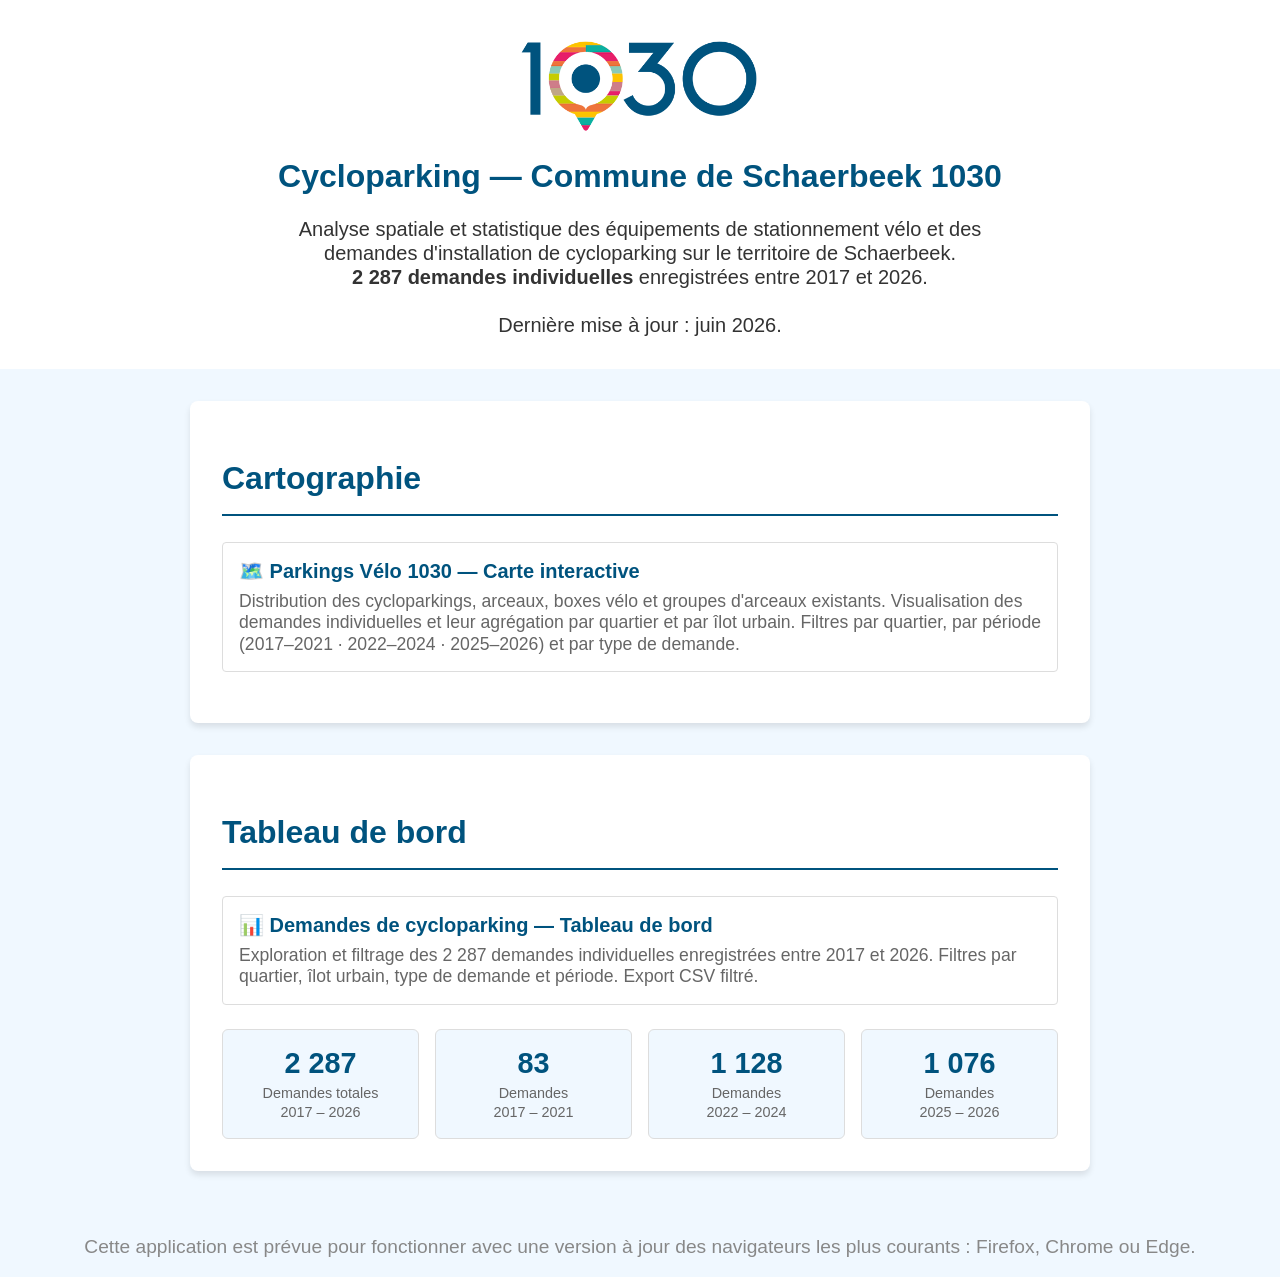
<file: index.html>
<!DOCTYPE html>
<html lang="fr">
<head>
    <meta charset="utf-8">
    <meta http-equiv="X-UA-Compatible" content="IE=edge">
    <title>DSD-Cycloparking1030</title>
    <link rel="shortcut icon" href="css/images/logo1030GeoData.ico" type="image/x-icon">
    <link rel="stylesheet" href="css/style.css">
</head>

<body class="root">
    <header class="page-header">
        <div class="logo-container">
            <img src="css/images/schaerbeek1030_logo.png" alt="Commune de Schaerbeek">
        </div>
        <h1>Cycloparking — Commune de Schaerbeek 1030</h1>
        <p class="introduction">
            Analyse spatiale et statistique des équipements de stationnement vélo
            et des demandes d'installation de cycloparking sur le territoire de Schaerbeek.
            <br><strong>2 287 demandes individuelles</strong> enregistrées entre 2017 et 2026.<br><br>
            Dernière mise à jour : juin 2026.
        </p>
    </header>

    <main class="main-content">

        <section class="link-section">
            <h2>Cartographie</h2>
            <ul class="link-list">
                <li>
                    <a href="indexFR.html">
                        <span class="link-title">🗺️ Parkings Vélo 1030 — Carte interactive</span>
                        <span class="link-description">
                            Distribution des cycloparkings, arceaux, boxes vélo et groupes d'arceaux existants.
                            Visualisation des demandes individuelles et leur agrégation par quartier et par îlot urbain.
                            Filtres par quartier, par période (2017–2021 · 2022–2024 · 2025–2026) et par type de demande.
                        </span>
                    </a>
                </li>
            </ul>
        </section>

        <section class="link-section">
            <h2>Tableau de bord</h2>
            <ul class="link-list">
                <li>
                    <a href="cycloparkin1030_demandes.html">
                        <span class="link-title">📊 Demandes de cycloparking — Tableau de bord</span>
                        <span class="link-description">
                            Exploration et filtrage des 2 287 demandes individuelles enregistrées entre 2017 et 2026.
                            Filtres par quartier, îlot urbain, type de demande et période. Export CSV filtré.
                        </span>
                    </a>
                </li>
            </ul>

            <div class="stats-grid">
                <div class="stat-card">
                    <span class="stat-value">2 287</span>
                    <span class="stat-label">Demandes totales<br>2017 – 2026</span>
                </div>
                <div class="stat-card">
                    <span class="stat-value">83</span>
                    <span class="stat-label">Demandes<br>2017 – 2021</span>
                </div>
                <div class="stat-card">
                    <span class="stat-value">1 128</span>
                    <span class="stat-label">Demandes<br>2022 – 2024</span>
                </div>
                <div class="stat-card">
                    <span class="stat-value">1 076</span>
                    <span class="stat-label">Demandes<br>2025 – 2026</span>
                </div>
            </div>
        </section>

    </main>

    <footer class="page-footer">
        <p>
            Cette application est prévue pour fonctionner avec une version à jour
            des navigateurs les plus courants : Firefox, Chrome ou Edge.
        </p>
    </footer>
</body>
</html>
</file>
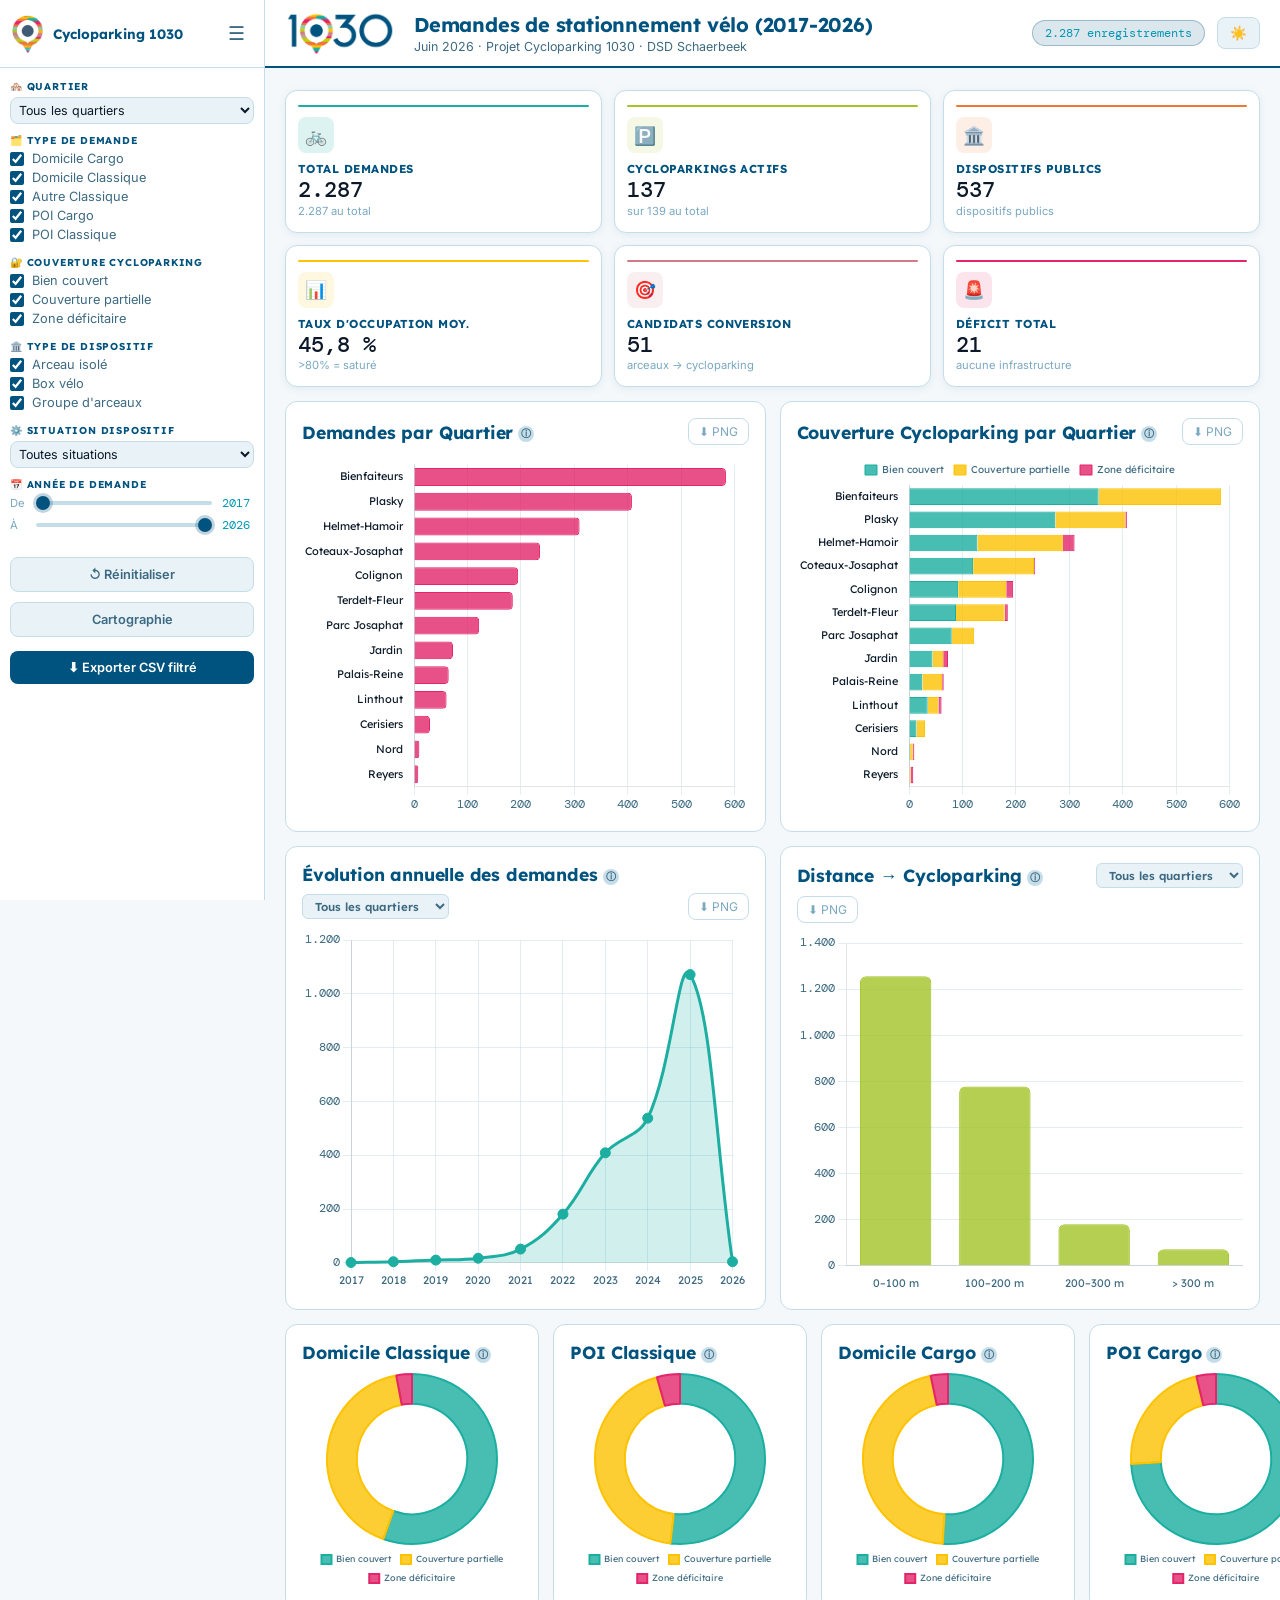
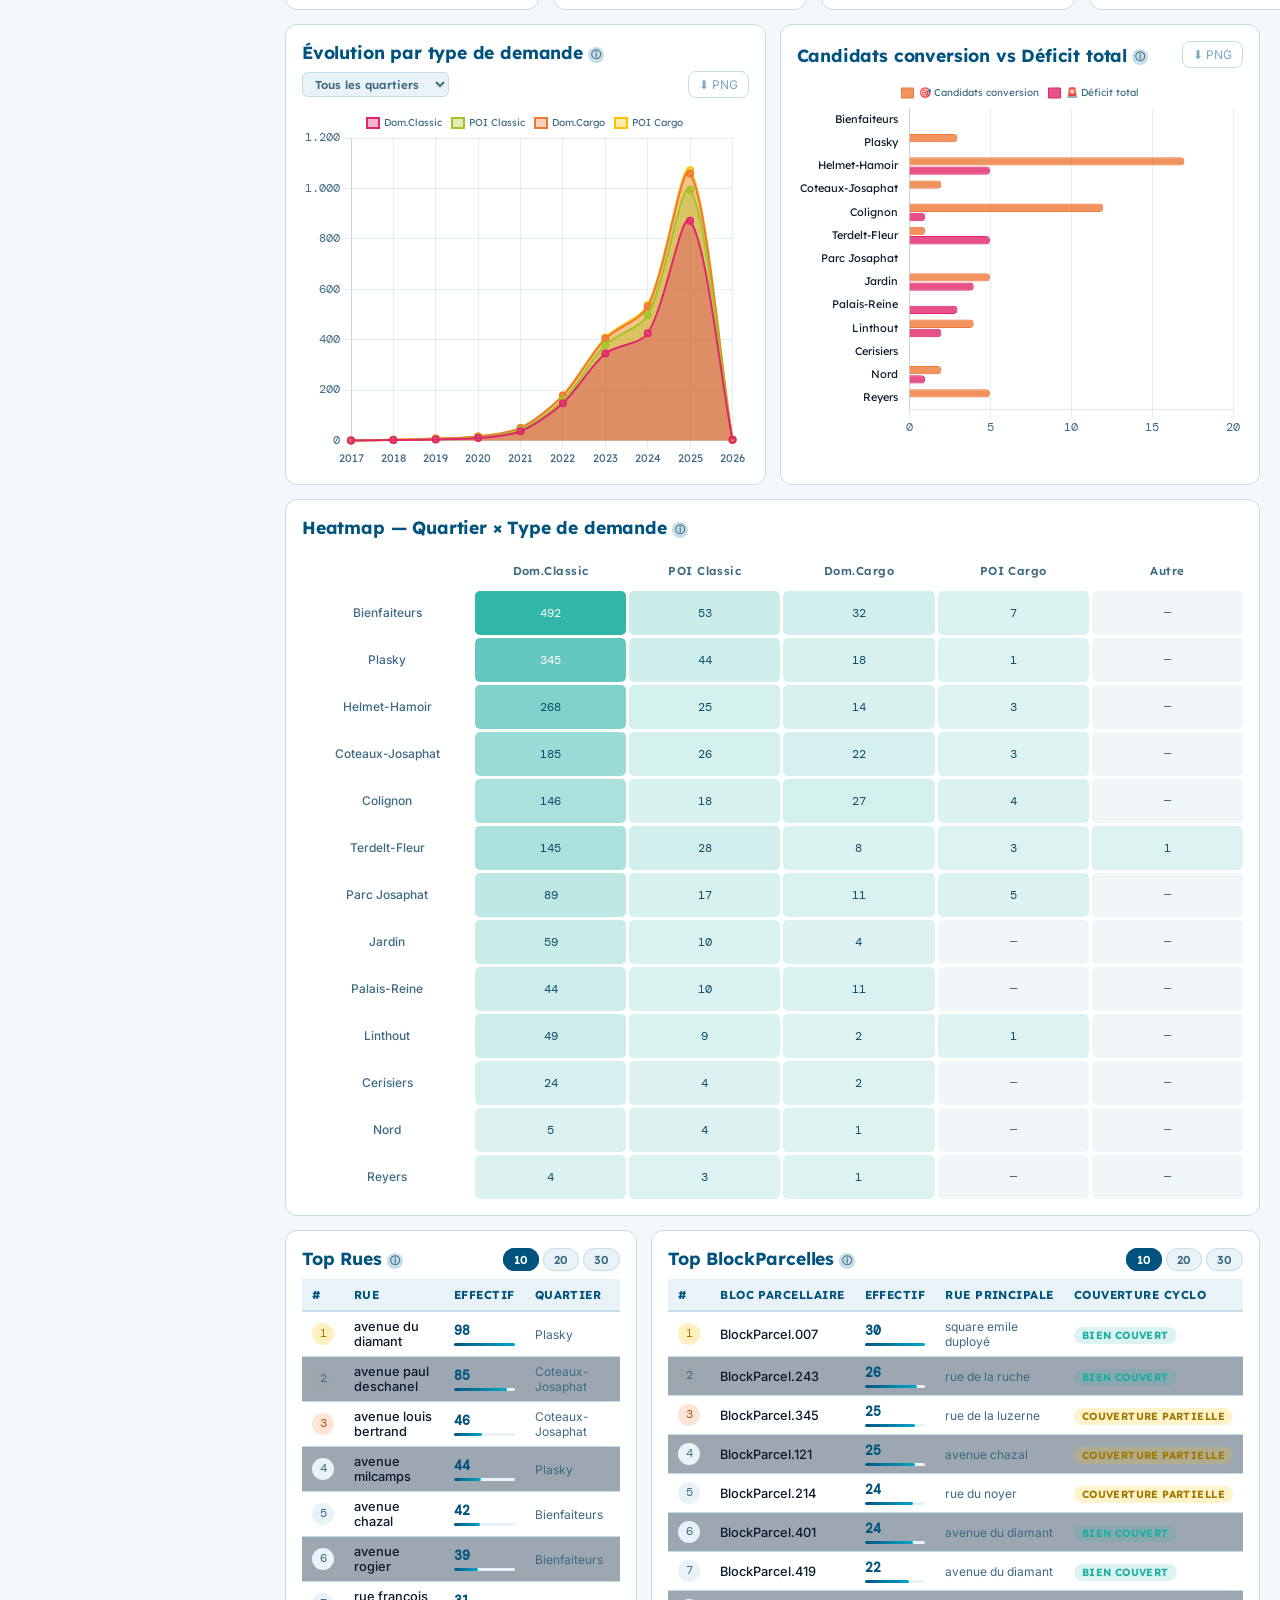
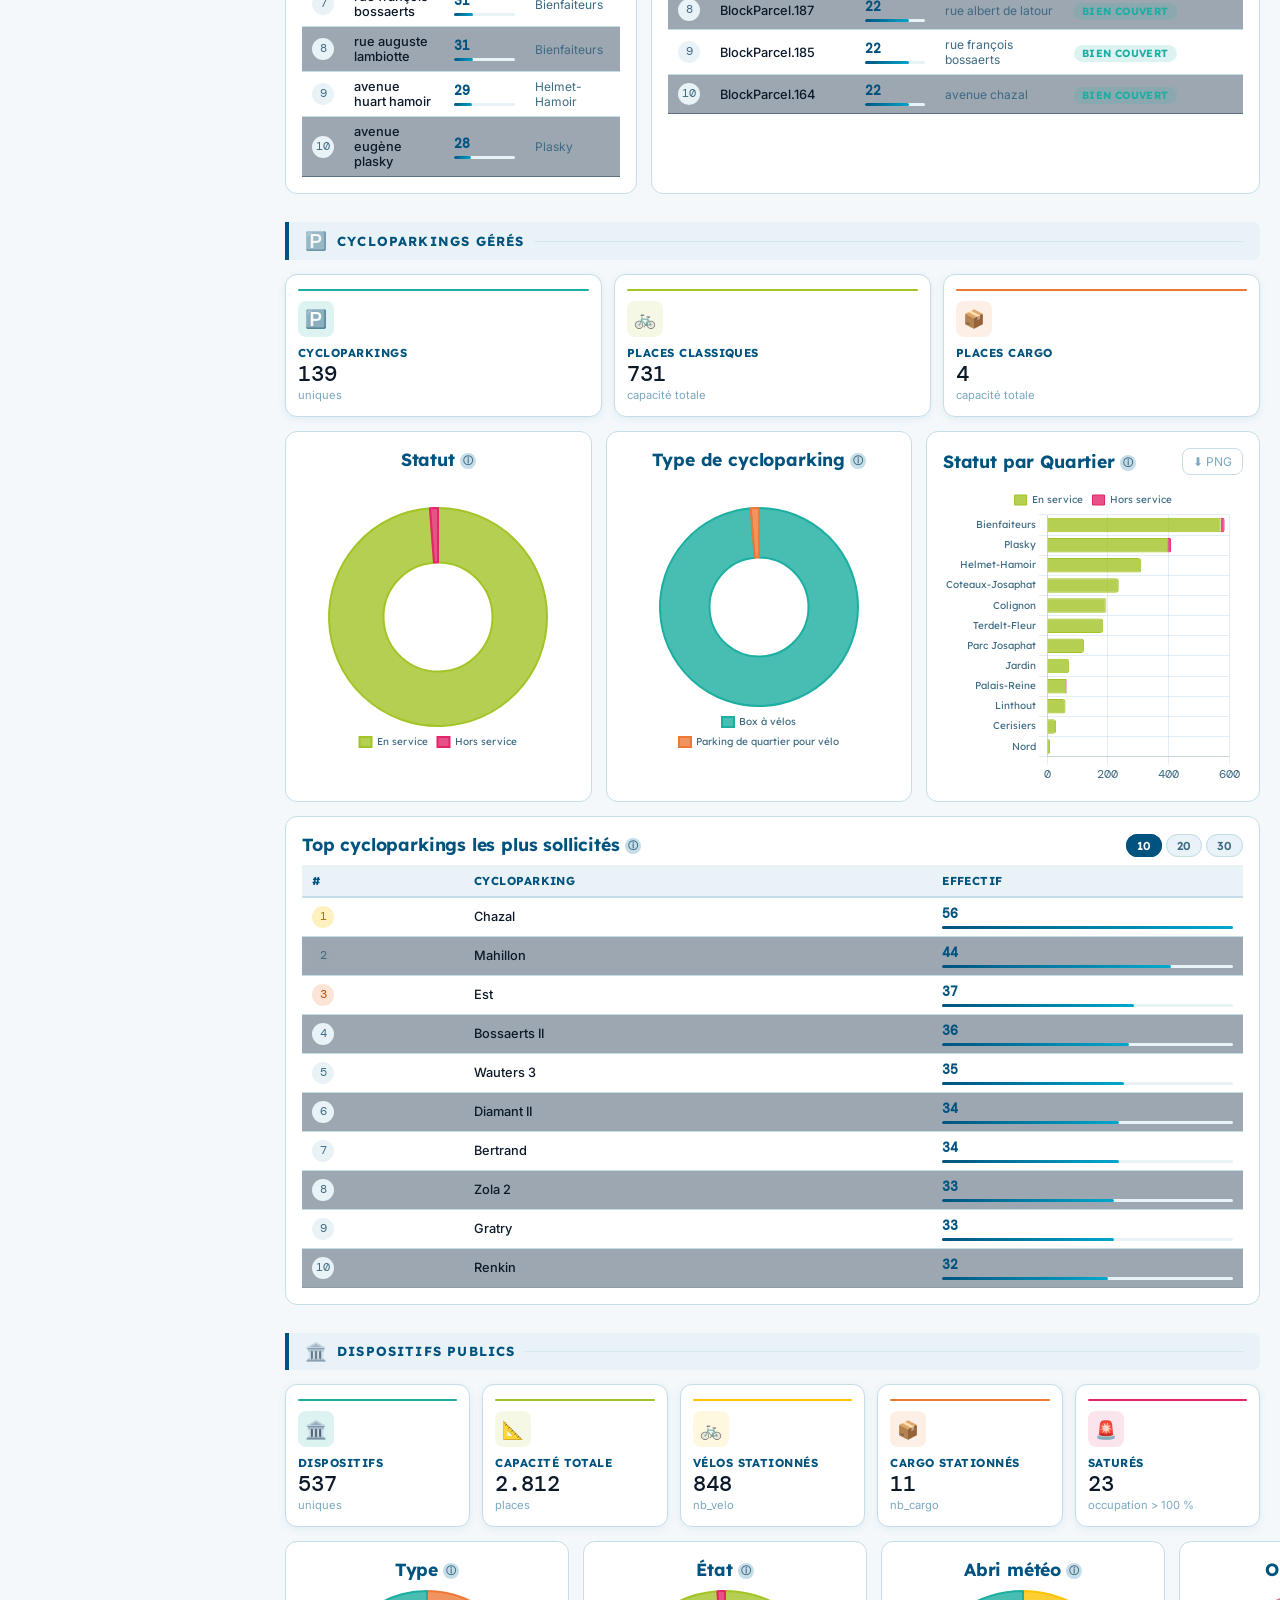
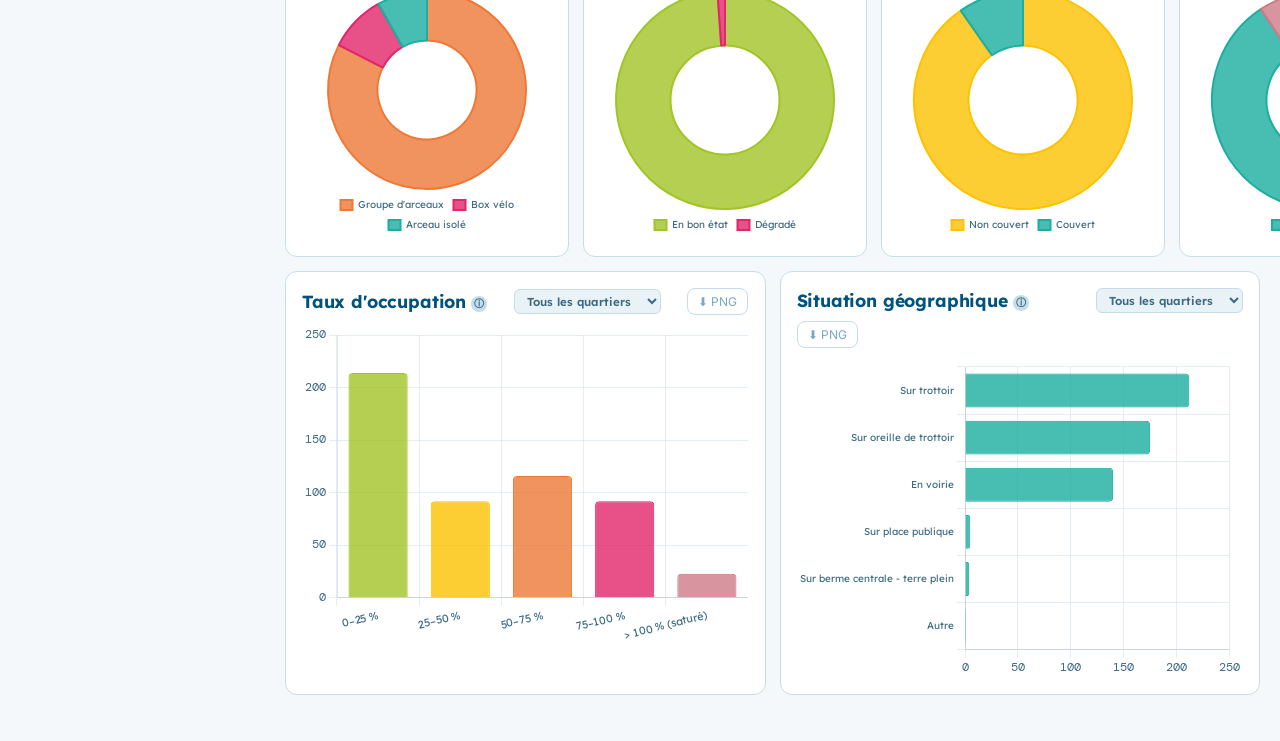
<file: cycloparkin1030_demandes.html>
<!DOCTYPE html>
<html lang="fr">
<head>
<meta charset="UTF-8">
<meta name="viewport" content="width=device-width,initial-scale=1">
<title>Demandes Cycloparking — Dashboard GIS1030</title>
<link rel="preconnect" href="https://fonts.googleapis.com">
<link rel="preconnect" href="https://fonts.gstatic.com" crossorigin>
<link href="https://fonts.googleapis.com/css2?family=Inter:wght@400;500;600;700&family=DM+Mono:wght@400;500&family=Lexend+Deca:wght@300;400;600;700&display=swap" rel="stylesheet">
<link rel="stylesheet" href="css/styles1030.css">
</head>
<body class="light">

<!-- ═══════════════════════════════════════════════
     SIDEBAR
     ═══════════════════════════════════════════════ -->
<nav id="sb">
  <div class="sbh">
    <div class="logo-area">
      <img src="images/1030_Icon.png" class="logo-icon" alt="1030">
      <span class="logo-txt">Cycloparking 1030</span>
    </div>
    <button class="sb-toggle" id="sbToggle" onclick="toggleSB()">☰</button>
  </div>

  <div class="sb-body" id="sbBody">

    <div>
      <div class="sb-section-lbl">🏘️ Quartier</div>
      <div class="sbf">
        <select id="fQtier" class="sbf-ms" onchange="applyFilters()">
          <option value="">Tous les quartiers</option>
        </select>
      </div>
    </div>

    <div>
      <div class="sb-section-lbl">🗂️ Type de demande</div>
      <div class="sbf" id="fTypeWrap"></div>
    </div>

    <div>
      <div class="sb-section-lbl">🔐 Couverture cycloparking</div>
      <div class="sbf" id="fCouvrWrap"></div>
    </div>

    <div>
      <div class="sb-section-lbl">🏛️ Type de dispositif</div>
      <div class="sbf" id="fDispWrap"></div>
    </div>

    <div>
      <div class="sb-section-lbl">⚙️ Situation dispositif</div>
      <div class="sbf">
        <select id="fSit" class="sbf-ms" onchange="applyFilters()">
          <option value="">Toutes situations</option>
        </select>
      </div>
    </div>

    <div>
      <div class="sb-section-lbl">📅 Année de demande</div>
      <div class="sbf slider-wrap">
        <div class="slider-row">
          <span style="font-size:.7rem;color:var(--t3);min-width:20px">De</span>
          <input type="range" id="slMin" min="2017" max="2026" value="2017" oninput="sliderInput()">
          <span class="slider-val" id="slMinV">2017</span>
        </div>
        <div class="slider-row">
          <span style="font-size:.7rem;color:var(--t3);min-width:20px">À</span>
          <input type="range" id="slMax" min="2017" max="2026" value="2026" oninput="sliderInput()">
          <span class="slider-val" id="slMaxV">2026</span>
        </div>
      </div>
    </div>

    <div class="chips-area" id="chipsArea"></div>
    <button class="sb-btn reset"  onclick="resetFilters()">↺ Réinitialiser</button>
    <a href="indexFR.html" class="sb-btn reset" style="display:block;text-decoration:none;text-align:center;">Cartographie</a>
    <button class="sb-btn export" onclick="exportCSV()">⬇ Exporter CSV filtré</button>

  </div>
</nav>

<!-- ═══════════════════════════════════════════════
     HEADER
     ═══════════════════════════════════════════════ -->
<header id="hdr">
  <div class="hdl">
    <img src="images/schaerbeek1030_logo.png" class="hdr-logo" alt="1030 Schaerbeek">
    <div class="hdtt">
      <div class="hdt">Demandes de stationnement vélo (2017-2026)</div>
      <div class="hds">Juin 2026 · Projet Cycloparking 1030 · DSD Schaerbeek</div>
    </div>
  </div>
  <div class="hdr2">
    <div id="hdrBadge">— enregistrements</div>
    <button class="thbtn" id="themeBtn" onclick="toggleTheme()">☀️</button>
  </div>
</header>

<!-- ═══════════════════════════════════════════════
     MAIN
     ═══════════════════════════════════════════════ -->
<main id="main">

  <!-- ── KPI CARDS (6) ── -->
  <div class="kg" style="margin-top:6px;margin-bottom:14px">
    <div class="kc" data-tip="Total des demandes de stationnement vélo après filtres.">
      <div class="kc-top" style="background:#1BAEA1"></div>
      <div class="kc-row">
        <div class="kc-ico tl">🚲</div>
        <div class="kbdgs"></div>
      </div>
      <div class="kc-lbl">Total demandes</div>
      <div class="kc-val" id="kv0">—</div>
      <div class="kc-sub" id="ks0">filtrées</div>
    </div>
    <div class="kc" data-tip="Cycloparkings gérés (abonnement sécurisé) en service.">
      <div class="kc-top" style="background:#A2C426"></div>
      <div class="kc-row">
        <div class="kc-ico gr">🅿️</div>
        <div class="kbdgs"></div>
      </div>
      <div class="kc-lbl">Cycloparkings actifs</div>
      <div class="kc-val" id="kv1">—</div>
      <div class="kc-sub" id="ks1">en service</div>
    </div>
    <div class="kc" data-tip="Arceaux, box vélo et groupes d'arceaux publics à proximité des demandes.">
      <div class="kc-top" style="background:#EE7937"></div>
      <div class="kc-row">
        <div class="kc-ico or">🏛️</div>
        <div class="kbdgs"></div>
      </div>
      <div class="kc-lbl">Dispositifs publics</div>
      <div class="kc-val" id="kv2">—</div>
      <div class="kc-sub" id="ks2">arceaux, box, etc.</div>
    </div>
    <div class="kc" data-tip="Occupation moyenne des dispositifs proches. > 80% = saturé.">
      <div class="kc-top" style="background:#FDC200"></div>
      <div class="kc-row">
        <div class="kc-ico yw">📊</div>
        <div class="kbdgs"></div>
      </div>
      <div class="kc-lbl">Taux d'occupation moy.</div>
      <div class="kc-val" id="kv3">—</div>
      <div class="kc-sub" id="ks3">&gt;80% = saturé</div>
    </div>
    <div class="kc" data-tip="Sans cycloparking géré, mais avec arceaux proches. Priorité : convertir en cycloparking géré.">
      <div class="kc-top" style="background:#CF7A87"></div>
      <div class="kc-row">
        <div class="kc-ico rs">🎯</div>
        <div class="kbdgs"></div>
      </div>
      <div class="kc-lbl">Candidats conversion</div>
      <div class="kc-val" id="kv4">—</div>
      <div class="kc-sub" id="ks4">arceaux → cycloparking</div>
    </div>
    <div class="kc" data-tip="Aucune infrastructure vélo à proximité. Urgence maximale : tout est à créer.">
      <div class="kc-top" style="background:#E3256B"></div>
      <div class="kc-row">
        <div class="kc-ico pk">🚨</div>
        <div class="kbdgs"></div>
      </div>
      <div class="kc-lbl">Déficit total</div>
      <div class="kc-val" id="kv5">—</div>
      <div class="kc-sub" id="ks5">aucune infrastructure</div>
    </div>
  </div>

  <!-- ── G1 + G2 — Quartier ── -->
  <div class="chart-grid cg-halves">
    <div class="card">
      <div class="card-hdr">
        <div class="card-title">Demandes par Quartier<i class="tip-icon" data-tip="Nombre total de demandes de stationnement vélo par quartier. Identifie les zones les plus demandeuses pour prioriser les implantations.">ⓘ</i></div>
        <button class="dl-btn" onclick="dlChart('g1')">⬇ PNG</button>
      </div>
      <div class="chart-wrap" style="height:360px"><canvas id="g1"></canvas></div>
    </div>
    <div class="card">
      <div class="card-hdr">
        <div class="card-title">Couverture Cycloparking par Quartier<i class="tip-icon" data-tip="Répartition des demandes selon la couverture cycloparking existante dans chaque quartier : bien couvert, moyen ou déficitaire.">ⓘ</i></div>
        <button class="dl-btn" onclick="dlChart('g2')">⬇ PNG</button>
      </div>
      <div class="chart-wrap" style="height:360px"><canvas id="g2"></canvas></div>
    </div>
  </div>

  <!-- ── G3 + G8 — Évolution annuelle + Distance ── -->
  <div class="chart-grid cg-halves">
    <div class="card">
      <div class="card-hdr">
        <div class="card-title">Évolution annuelle des demandes<i class="tip-icon" data-tip="Tendance du nombre de demandes reçues chaque année. Permet de mesurer la croissance de la demande citoyenne au fil du temps.">ⓘ</i></div>
        <select id="g3Qtier" class="dir-sel" onchange="renderG3()">
          <option value="">Tous les quartiers</option>
        </select>
        <button class="dl-btn" onclick="dlChart('g3')">⬇ PNG</button>
      </div>
      <div class="chart-wrap" style="height:360px"><canvas id="g3"></canvas></div>
    </div>
    <div class="card">
      <div class="card-hdr">
        <div class="card-title">Distance → Cycloparking<i class="tip-icon" data-tip="Distribution des distances entre les citoyens demandeurs et le cycloparking géré le plus proche. Une distance élevée signale un manque de couverture locale.">ⓘ</i></div>
        <select id="g8Qtier" class="dir-sel" onchange="renderG8()">
          <option value="">Tous les quartiers</option>
        </select>
        <button class="dl-btn" onclick="dlChart('g8')">⬇ PNG</button>
      </div>
      <div class="chart-wrap" style="height:360px"><canvas id="g8"></canvas></div>
    </div>
  </div>

  <!-- ── G4 — 4 Donuts type de demande ── -->
  <div class="chart-grid cg-4col">
    <div class="card">
      <div class="card-hdr"><div class="card-title">Domicile Classique<i class="tip-icon" data-tip="Demandes de parking vélo standard à proximité du domicile. Le type le plus fréquent.">ⓘ</i></div></div>
      <div class="donut-wrap"><canvas id="g4a"></canvas></div>
    </div>
    <div class="card">
      <div class="card-hdr"><div class="card-title">POI Classique<i class="tip-icon" data-tip="Demandes de parking vélo standard près d'un point d'intérêt (commerce, école, bureau…). Reflète la mobilité quotidienne.">ⓘ</i></div></div>
      <div class="donut-wrap"><canvas id="g4b"></canvas></div>
    </div>
    <div class="card">
      <div class="card-hdr"><div class="card-title">Domicile Cargo<i class="tip-icon" data-tip="Demandes de stationnement pour vélo cargo au domicile. Nécessite des espaces plus grands — priorité pour les nouvelles infrastructures.">ⓘ</i></div></div>
      <div class="donut-wrap"><canvas id="g4c"></canvas></div>
    </div>
    <div class="card">
      <div class="card-hdr"><div class="card-title">POI Cargo<i class="tip-icon" data-tip="Demandes de stationnement cargo près d'un point d'intérêt. Indique les zones commerçantes ou logistiques à équiper en priorité.">ⓘ</i></div></div>
      <div class="donut-wrap"><canvas id="g4d"></canvas></div>
    </div>
  </div>

  <!-- ── G5 + G6 — Évolution / Candidats ── -->
  <div class="chart-grid cg-halves">
    <div class="card">
      <div class="card-hdr">
        <div class="card-title">Évolution par type de demande<i class="tip-icon" data-tip="Évolution annuelle par type de demande (domicile / POI, classique / cargo). Identifie quels usages progressent le plus rapidement.">ⓘ</i></div>
        <select id="g5Qtier" class="dir-sel" onchange="renderG5()">
          <option value="">Tous les quartiers</option>
        </select>
        <button class="dl-btn" onclick="dlChart('g5')">⬇ PNG</button>
      </div>
      <div class="chart-wrap" style="height:360px"><canvas id="g5"></canvas></div>
    </div>
    <div class="card">
      <div class="card-hdr">
        <div class="card-title">Candidats conversion vs Déficit total<i class="tip-icon" data-tip="Candidats à conversion : zones sans cycloparking géré mais avec arceaux proches — à transformer en priorité. Déficit total : aucune infrastructure, tout est à créer.">ⓘ</i></div>
        <button class="dl-btn" onclick="dlChart('g6')">⬇ PNG</button>
      </div>
      <div class="chart-wrap" style="height:360px"><canvas id="g6"></canvas></div>
    </div>
  </div>

  <!-- ── G7 — Heatmap Quartier × Type ── -->
  <div class="chart-grid cg-full">
    <div class="card">
      <div class="card-hdr">
        <div class="card-title">Heatmap — Quartier × Type de demande<i class="tip-icon" data-tip="Vue croisée du nombre de demandes par quartier et par type. Les cellules plus foncées indiquent les combinaisons les plus sollicitées — cibles prioritaires pour les nouvelles infrastructures.">ⓘ</i></div>
      </div>
      <div class="heatmap-wrap"><div id="g7"></div></div>
    </div>
  </div>

  <!-- ── G9 + G10 ── -->
  <div class="chart-grid cg-halves" style="margin-bottom:14px">
    <div class="card">
      <div class="card-hdr">
        <div class="card-title">Top Rues<i class="tip-icon" data-tip="Les rues de Schaerbeek concentrant le plus de demandes de stationnement vélo. Priorités géographiques directes pour l'implantation de nouveaux parkings.">ⓘ</i></div>
        <div class="pills" id="g9pills">
          <span class="pill active" data-n="10" onclick="renderG9(10)">10</span>
          <span class="pill" data-n="20" onclick="renderG9(20)">20</span>
          <span class="pill" data-n="30" onclick="renderG9(30)">30</span>
        </div>
      </div>
      <div id="g9tbl"></div>
    </div>
    <div class="card">
      <div class="card-hdr">
        <div class="card-title">Top BlockParcelles<i class="tip-icon" data-tip="Les îlots cadastraux (BlockParcelle) concentrant le plus de demandes. Granularité fine pour cibler les interventions à l'échelle du bâtiment ou du pâté de maisons.">ⓘ</i></div>
        <div class="pills" id="g10pills">
          <span class="pill active" data-n="10" onclick="renderG10(10)">10</span>
          <span class="pill" data-n="20" onclick="renderG10(20)">20</span>
          <span class="pill" data-n="30" onclick="renderG10(30)">30</span>
        </div>
      </div>
      <div id="g10tbl"></div>
    </div>
  </div>


  <!-- ══════════════════════════════════════════════════════
       SECTION — CYCLOPARKINGS GÉRÉS
       ══════════════════════════════════════════════════════ -->
  <div class="dash-section-hdr">
    <span class="dash-section-ico">🅿️</span>
    <span>Cycloparkings gérés</span>
    <div class="dash-section-line"></div>
  </div>

  <!-- KPIs Cycloparking -->
  <div class="kg" style="grid-template-columns:repeat(3,1fr);margin-bottom:14px">
    <div class="kc" data-tip="Nombre de cycloparkings gérés uniques référencés dans les demandes filtrées.">
      <div class="kc-top" style="background:#1BAEA1"></div>
      <div class="kc-row"><div class="kc-ico tl">🅿️</div></div>
      <div class="kc-lbl">Cycloparkings</div>
      <div class="kc-val" id="kc1v">—</div>
      <div class="kc-sub">uniques</div>
    </div>
    <div class="kc" data-tip="Total des places de stationnement vélo classique disponibles dans les cycloparkings gérés référencés.">
      <div class="kc-top" style="background:#A2C426"></div>
      <div class="kc-row"><div class="kc-ico gr">🚲</div></div>
      <div class="kc-lbl">Places classiques</div>
      <div class="kc-val" id="kc2v">—</div>
      <div class="kc-sub">capacité totale</div>
    </div>
    <div class="kc" data-tip="Total des places dédiées aux vélos cargo dans les cycloparkings gérés. Très peu disponibles à Schaerbeek — besoin d'extension.">
      <div class="kc-top" style="background:#EE7937"></div>
      <div class="kc-row"><div class="kc-ico or">📦</div></div>
      <div class="kc-lbl">Places cargo</div>
      <div class="kc-val" id="kc3v">—</div>
      <div class="kc-sub">capacité totale</div>
    </div>
  </div>

  <!-- GC1 + GC2 + GC3 -->
  <div class="chart-grid cg-thirds">
    <div class="card card-donut">
      <div class="card-hdr">
        <div class="card-title">Statut<i class="tip-icon" data-tip="Répartition des demandes selon que le cycloparking géré le plus proche est en service ou hors service.">ⓘ</i></div>
      </div>
      <div class="donut-wrap donut-lg"><canvas id="gc1"></canvas></div>
    </div>
    <div class="card card-donut">
      <div class="card-hdr">
        <div class="card-title">Type de cycloparking<i class="tip-icon" data-tip="Type du cycloparking géré le plus proche : box individuel sécurisé ou parking de quartier collectif en abonnement.">ⓘ</i></div>
      </div>
      <div class="donut-wrap donut-lg"><canvas id="gc2"></canvas></div>
    </div>
    <div class="card">
      <div class="card-hdr">
        <div class="card-title">Statut par Quartier<i class="tip-icon" data-tip="Par quartier, demandes selon le statut du cycloparking le plus proche. Les zones à forte présence 'Hors service' sont prioritaires pour remise en service.">ⓘ</i></div>
        <button class="dl-btn" onclick="dlChart('gc3')">⬇ PNG</button>
      </div>
      <div class="chart-wrap" style="height:300px"><canvas id="gc3"></canvas></div>
    </div>
  </div>

  <!-- GC4 — Top cycloparkings -->
  <div class="chart-grid cg-full" style="margin-bottom:14px">
    <div class="card">
      <div class="card-hdr">
        <div class="card-title">Top cycloparkings les plus sollicités<i class="tip-icon" data-tip="Cycloparkings gérés qui concentrent le plus de demandes dans leur voisinage immédiat. Indique quelles installations sont sous la plus forte pression de demande.">ⓘ</i></div>
        <div class="pills" id="gc4pills">
          <span class="pill active" data-n="10" onclick="renderGC4(10)">10</span>
          <span class="pill" data-n="20" onclick="renderGC4(20)">20</span>
          <span class="pill" data-n="30" onclick="renderGC4(30)">30</span>
        </div>
      </div>
      <div id="gc4tbl"></div>
    </div>
  </div>

  <!-- ══════════════════════════════════════════════════════
       SECTION — DISPOSITIFS PUBLICS
       ══════════════════════════════════════════════════════ -->
  <div class="dash-section-hdr">
    <span class="dash-section-ico">🏛️</span>
    <span>Dispositifs publics</span>
    <div class="dash-section-line"></div>
  </div>

  <!-- KPIs Dispositifs -->
  <div class="kg" style="grid-template-columns:repeat(5,1fr);margin-bottom:14px">
    <div class="kc" data-tip="Nombre de dispositifs publics de stationnement vélo uniques référencés dans les demandes filtrées.">
      <div class="kc-top" style="background:#1BAEA1"></div>
      <div class="kc-row"><div class="kc-ico tl">🏛️</div></div>
      <div class="kc-lbl">Dispositifs</div>
      <div class="kc-val" id="kd1v">—</div>
      <div class="kc-sub">uniques</div>
    </div>
    <div class="kc" data-tip="Nombre total de places de stationnement disponibles dans l'ensemble des dispositifs publics référencés.">
      <div class="kc-top" style="background:#A2C426"></div>
      <div class="kc-row"><div class="kc-ico gr">📐</div></div>
      <div class="kc-lbl">Capacité totale</div>
      <div class="kc-val" id="kd2v">—</div>
      <div class="kc-sub">places</div>
    </div>
    <div class="kc" data-tip="Nombre de vélos classiques actuellement stationnés dans les dispositifs publics proches des demandes.">
      <div class="kc-top" style="background:#FDC200"></div>
      <div class="kc-row"><div class="kc-ico yw">🚲</div></div>
      <div class="kc-lbl">Vélos stationnés</div>
      <div class="kc-val" id="kd3v">—</div>
      <div class="kc-sub">nb_velo</div>
    </div>
    <div class="kc" data-tip="Nombre de vélos cargo actuellement stationnés dans les dispositifs publics. Indique la demande réelle en places cargo.">
      <div class="kc-top" style="background:#EE7937"></div>
      <div class="kc-row"><div class="kc-ico or">📦</div></div>
      <div class="kc-lbl">Cargo stationnés</div>
      <div class="kc-val" id="kd4v">—</div>
      <div class="kc-sub">nb_cargo</div>
    </div>
    <div class="kc" data-tip="Dispositifs dont le taux d'occupation dépasse 100 % — plus de vélos que de places disponibles. Priorité d'intervention immédiate.">
      <div class="kc-top" style="background:#E3256B"></div>
      <div class="kc-row"><div class="kc-ico pk">🚨</div></div>
      <div class="kc-lbl">Saturés</div>
      <div class="kc-val" id="kd5v">—</div>
      <div class="kc-sub">occupation &gt; 100 %</div>
    </div>
  </div>

  <!-- GD1 + GD2 + GD3 + GD4 -->
  <div class="chart-grid cg-4col">
    <div class="card card-donut">
      <div class="card-hdr"><div class="card-title">Type<i class="tip-icon" data-tip="Type d'infrastructure de stationnement vélo public proche : arceau isolé, box vélo individuel ou groupe d'arceaux.">ⓘ</i></div></div>
      <div class="donut-wrap donut-lg"><canvas id="gd1"></canvas></div>
    </div>
    <div class="card card-donut">
      <div class="card-hdr"><div class="card-title">État<i class="tip-icon" data-tip="État physique du dispositif public le plus proche. Un état dégradé réduit l'attractivité et la sécurité du stationnement.">ⓘ</i></div></div>
      <div class="donut-wrap donut-lg"><canvas id="gd2"></canvas></div>
    </div>
    <div class="card card-donut">
      <div class="card-hdr"><div class="card-title">Abri météo<i class="tip-icon" data-tip="Le dispositif proche dispose-t-il d'une couverture (abri) ? Un abri protège le vélo des intempéries et améliore le confort d'usage.">ⓘ</i></div></div>
      <div class="donut-wrap donut-lg"><canvas id="gd3"></canvas></div>
    </div>
    <div class="card card-donut">
      <div class="card-hdr"><div class="card-title">Opérateur<i class="tip-icon" data-tip="Gestionnaire du dispositif public proche : opérateur public (commune/région) ou privé (résidence, commerce, école).">ⓘ</i></div></div>
      <div class="donut-wrap donut-lg"><canvas id="gd4"></canvas></div>
    </div>
  </div>

  <!-- GD5 + GD6 -->
  <div class="chart-grid cg-halves" style="margin-bottom:30px">
    <div class="card">
      <div class="card-hdr">
        <div class="card-title">Taux d'occupation<i class="tip-icon" data-tip="Distribution des taux d'occupation des dispositifs publics proches. Au-delà de 100 % les vélos dépassent les places disponibles — signal de saturation.">ⓘ</i></div>
        <select id="gd5Qtier" class="dir-sel" onchange="renderGD5()">
          <option value="">Tous les quartiers</option>
        </select>
        <button class="dl-btn" onclick="dlChart('gd5')">⬇ PNG</button>
      </div>
      <div class="chart-wrap" style="height:320px"><canvas id="gd5"></canvas></div>
    </div>
    <div class="card">
      <div class="card-hdr">
        <div class="card-title">Situation géographique<i class="tip-icon" data-tip="Emplacement des dispositifs publics proches dans l'espace urbain : en voirie, sur trottoir, sur place publique, etc.">ⓘ</i></div>
        <select id="gd6Qtier" class="dir-sel" onchange="renderGD6()">
          <option value="">Tous les quartiers</option>
        </select>
        <button class="dl-btn" onclick="dlChart('gd6')">⬇ PNG</button>
      </div>
      <div class="chart-wrap" style="height:320px"><canvas id="gd6"></canvas></div>
    </div>
  </div>

</main>

<script src="js/chart.umd.min.js"></script>
<script src="data/dispositif_demandes_20260611151427.js"></script>
<script src="js/dashboard_common.js"></script>
<script src="js/dashboard_shadowbroker.js"></script>
</body>
</html>
</file>
<file: css/style.css>
:root {
  --primary-color: #00537e;
  --secondary-color: #f0f8ff;
  --text-color: #333;
}

body {
  font-family: "Calibri", sans-serif;
  font-size: 1.2rem;
  line-height: 1.2;
  margin: 0;
  padding: 0;
  color: var(--text-color);
  background-color: var(--secondary-color);
}

.logo-container img {
  width: 250px;
  height: auto;
  display: block;
  margin: 0 auto 1rem auto;
}

.page-header {
  text-align: center;
  padding: 2rem;
  background-color: #fff;
}

.page-header h1 {
  font-size: 2rem;
  color: var(--primary-color);
}

.introduction {
  font-size: 1.25rem;
  max-width: 700px;
  margin: 0 auto;
  text-align: center;
}

.main-content {
  max-width: 900px;
  margin: 2rem auto;
  padding: 0 1rem;
}

.link-section {
  background-color: #fff;
  border-radius: 8px;
  box-shadow: 0 4px 6px rgba(0, 0, 0, 0.1);
  padding: 2rem;
  margin-bottom: 2rem;
}

.link-section h2 {
  font-size: 2.0rem;
  color: var(--primary-color);
  border-bottom: 2px solid var(--primary-color);
  padding-bottom: 1rem;
}

.link-list {
  list-style-type: none;
  padding: 0;
}

.link-list li {
  margin-bottom: 1rem;
}

.link-list a {
  display: block;
  padding: 1rem;
  text-decoration: none;
  color: var(--text-color);
  border: 1px solid #ddd;
  border-radius: 4px;
  transition: transform 0.2s ease, box-shadow 0.2s ease;
}

.link-list a:hover {
  transform: translateY(-2px);
  box-shadow: 0 6px 8px rgba(0, 0, 0, 0.15);
}

.link-title {
  display: block;
  font-size: 1.25rem;
  font-weight: bold;
  color: var(--primary-color);
}

.link-description {
  display: block;
  font-size: 1.1rem;
  color: #666;
  margin-top: 0.5rem;
}

.page-footer {
  text-align: center;
  margin-top: 4rem;
  color: #888;
}

.stats-grid {
  display: grid;
  grid-template-columns: repeat(auto-fit, minmax(140px, 1fr));
  gap: 1rem;
  margin-top: 1.5rem;
}

.stat-card {
  background: var(--secondary-color);
  border: 1px solid #ddd;
  border-radius: 6px;
  padding: 1rem;
  text-align: center;
}

.stat-value {
  display: block;
  font-size: 1.8rem;
  font-weight: bold;
  color: var(--primary-color);
}

.stat-label {
  display: block;
  font-size: 0.9rem;
  color: #666;
  margin-top: 0.25rem;
  line-height: 1.3;
}
</file>
<file: css/styles1030.css>
/* ═══════════════════════════════════════════════════════════════
   GIS1030 · SAC 2024 · Feuille de styles unifiée
   Couvre : SAC2024_Charts1030_Contrevenant.html
            SAC2024_Charts1030_Infractions.html
   ═══════════════════════════════════════════════════════════════ */

/* ── VARIABLES ──────────────────────────────────────────────── */
:root{
  --bg:#0b1929;--card:#0f2337;--card2:#142b42;
  --border:#1e3a52;--p1:#00537e;--p2:#00a8cc;
  --grad:linear-gradient(135deg,#00537e,#00a8cc);
  --green:#22c55e;--red:#ef4444;--orange:#f97316;
  --yellow:#eab308;--teal:#00bcd4;--pink:#ec4899;
  --t1:#e8f4f8;--t2:#7aa8c0;--t3:#3d6a82;
  --sb-w:265px;--sb-col:54px;--hdr:80px;--tr:0.3s ease;
}
body.light{
  --bg:#f4f8fb;--card:#ffffff;--card2:#e8f2f7;
  --border:#c5dde8;--t1:#0b1929;--t2:#3d6a82;--t3:#7aa8c0;
  --p1:#00537e;--p2:#0098b4;
}

/* ── BASE ───────────────────────────────────────────────────── */
*,*::before,*::after{box-sizing:border-box;margin:0;padding:0}
html{scroll-behavior:smooth}
body{font-family:'Inter',sans-serif;background:var(--bg);color:var(--t1);min-height:100vh;transition:background var(--tr),color var(--tr)}
::-webkit-scrollbar{width:5px;height:5px}
::-webkit-scrollbar-track{background:var(--bg)}
::-webkit-scrollbar-thumb{background:#1e3a52;border-radius:3px}
::-webkit-scrollbar-thumb:hover{background:var(--p1)}

/* ── APP WRAPPER ────────────────────────────────────────────── */
#app{display:flex;min-height:100vh}

/* ── SIDEBAR ────────────────────────────────────────────────── */
#sidebar{
  position:fixed;top:0;left:0;height:100vh;width:var(--sb-w);
  background:var(--card);border-right:1px solid var(--border);
  display:flex;flex-direction:column;transition:width var(--tr);
  z-index:100;overflow:hidden;
}
/* Contrevenant: .collapsed — Infraction: .col */
#sidebar.collapsed,#sidebar.col{width:var(--sb-col)}
#sidebar.collapsed .sb-body,#sidebar.col .sbc{opacity:0;visibility:hidden;pointer-events:none;transition:opacity var(--tr),visibility var(--tr)}
#sidebar.collapsed .logo-txt,#sidebar.col .logo-txt{display:none}
#sidebar.collapsed .sb-btns{max-height:0;overflow:hidden;opacity:0;padding:0;pointer-events:none}
#sidebar.collapsed .sbh,#sidebar.col .sbh{justify-content:space-between;padding:0 8px}
#sidebar.collapsed #sbToggle,#sidebar.col .tbtn{color:var(--p1);background:rgba(0,83,126,.12);border-radius:8px;width:40px;height:40px}

/* ── SIDEBAR HEADER ─────────────────────────────────────────── */
.sbh{display:flex;align-items:center;justify-content:space-between;padding:0 14px;height:var(--hdr);border-bottom:1px solid var(--border);flex-shrink:0;background:var(--card);position:sticky;top:0;z-index:2}
.logo-area{display:flex;align-items:center;gap:10px;overflow:hidden}
.logo-icon{height:38px;width:auto;flex-shrink:0}
.logo-txt{font-size:1rem;font-weight:700;font-family:'Lexend Deca',sans-serif;color:var(--p1);white-space:nowrap}

/* Toggle: #sbToggle (Contrevenant) · .tbtn (Infraction) */
#sbToggle,.tbtn{background:none;border:none;cursor:pointer;color:var(--t2);font-size:1.2rem;padding:6px;border-radius:6px;display:flex;align-items:center;justify-content:center;flex-shrink:0;transition:color .2s,background .2s;width:32px;height:32px}
#sbToggle:hover,.tbtn:hover{color:var(--p1);background:rgba(0,83,126,.15)}

/* ── SIDEBAR BODY ───────────────────────────────────────────── */
/* .sb-body (Contrevenant) · .sbc (Infraction) */
.sb-body,.sbc{flex:1;overflow-y:auto;overflow-x:hidden;padding:16px 14px}

/* Filter sections: .fls (Infraction) · aside .sbf (Contrevenant) */
.fls{margin-bottom:20px}
aside#sidebar .sbf{margin-bottom:20px}

/* Sidebar footer buttons: nav .sbf (Infraction only) */
nav#sidebar .sbf{padding:14px;border-top:1px solid var(--border);flex-shrink:0;display:flex;flex-direction:column;gap:8px;max-height:200px;overflow:hidden;transition:max-height var(--tr),opacity var(--tr),padding var(--tr)}
nav#sidebar.col .sbf{max-height:0;overflow:hidden;opacity:0;pointer-events:none;padding:0}

/* Filter labels: .sbf-label (Contrevenant) · .fll (Infraction) */
.sbf-label,.fll{font-size:.72rem;font-weight:700;letter-spacing:.07em;text-transform:uppercase;color:var(--p1);margin-bottom:8px;display:block;font-family:'Lexend Deca',sans-serif}
.sbf-sep{border:none;border-top:1px solid var(--border);margin:8px 0}

/* Checkboxes/radios: .cb-row (Contrevenant) · .cbi (Infraction) */
.cb-row,.cbi{display:flex;align-items:center;gap:8px;cursor:pointer;font-size:.8rem;color:var(--t2);margin-bottom:4px}
.cb-row:hover,.cbi:hover{color:var(--t1)}
.cb-row input[type=checkbox],.cbi input[type=checkbox]{width:14px;height:14px;accent-color:var(--p1);cursor:pointer}
.cb-row input[type=radio]{width:14px;height:14px;accent-color:var(--p1);cursor:pointer}
.cbg{display:flex;flex-direction:column;gap:6px}

/* Range sliders */
input[type=range]{-webkit-appearance:none;appearance:none;flex:1;height:4px;border-radius:2px;background:var(--border);outline:none;cursor:pointer;width:100%;accent-color:var(--p1)}
input[type=range]::-webkit-slider-thumb{-webkit-appearance:none;width:14px;height:14px;border-radius:50%;background:var(--p1);cursor:pointer;box-shadow:0 0 0 3px rgba(0,83,126,.25)}
input[type=range]::-moz-range-thumb{width:14px;height:14px;border-radius:50%;background:var(--p1);cursor:pointer;border:none}
.range-wrap{padding:4px 0 8px}
.range-vals{display:flex;justify-content:space-between;font-family:'DM Mono',monospace;font-size:.75rem;color:var(--t2);margin-bottom:4px}
.slr{display:flex;align-items:center;gap:8px;margin-bottom:6px}
.slr label{font-size:.75rem;color:var(--t2);white-space:nowrap;min-width:36px}
.rl{display:flex;justify-content:space-between;font-size:.7rem;color:var(--t3);margin-top:2px}
.rv{font-family:'DM Mono',monospace;font-size:.75rem;color:var(--p1);min-width:20px;text-align:right}

/* Selects (Contrevenant) — même aspect que .mst (Infraction) */
select#locSearch,select#quartierFilter{
  width:100%;padding:7px 10px;
  background-color:var(--card2);
  background-image:url("data:image/svg+xml,%3Csvg xmlns='http://www.w3.org/2000/svg' width='10' height='6'%3E%3Cpath d='M0 0l5 6 5-6z' fill='%237aa8c0'/%3E%3C/svg%3E");
  background-repeat:no-repeat;
  background-position:right 10px center;
  border:1px solid var(--border);border-radius:7px;
  color:var(--t1);font-size:.8rem;font-family:'Inter',sans-serif;
  cursor:pointer;outline:none;
  -webkit-appearance:none;appearance:none;
}
select#locSearch:focus,select#quartierFilter:focus{border-color:var(--p1)}
select#locSearch:hover,select#quartierFilter:hover{border-color:var(--p1)}

/* Multiselect dropdown (Infraction) */
.msd{position:relative}
.mst{width:100%;background:var(--card2);border:1px solid var(--border);border-radius:7px;padding:7px 10px;font-size:.8rem;color:var(--t1);cursor:pointer;display:flex;align-items:center;justify-content:space-between;font-family:'Inter',sans-serif}
.mst:hover{border-color:var(--p1)}
.msdp{position:absolute;top:calc(100% + 4px);left:0;right:0;background:var(--card2);border:1px solid var(--border);border-radius:7px;z-index:200;max-height:180px;overflow-y:auto;display:none;box-shadow:0 8px 24px rgba(0,0,0,.3)}
.msdp.open{display:block}
.mso{padding:8px 12px;font-size:.8rem;cursor:pointer;display:flex;align-items:center;gap:8px;color:var(--t2);transition:background .15s}
.mso:hover{background:rgba(0,83,126,.1);color:var(--t1)}
.mso.sel{color:var(--p1)}
.mso input[type=checkbox]{accent-color:var(--p1);width:13px;height:13px}

/* Toggle buttons (Infraction) */
.tgg{display:flex;gap:4px;flex-wrap:wrap}
.tgb{background:var(--card2);border:1px solid var(--border);border-radius:6px;padding:5px 10px;font-size:.75rem;color:var(--t2);cursor:pointer;transition:all .2s;font-family:'Inter',sans-serif}
.tgb:hover{color:var(--t1);border-color:var(--t2)}
.tgb.act{background:rgba(0,83,126,.18);border-color:var(--p1);color:var(--p1);font-weight:600}

/* Chips: #chips (Contrevenant) · .chips (Infraction) */
#chips,.chips{display:flex;flex-wrap:wrap;gap:6px;margin-top:12px;min-height:0}
.chip{display:inline-flex;align-items:center;gap:5px;background:rgba(0,83,126,.14);border:1px solid rgba(0,83,126,.35);border-radius:20px;padding:3px 10px 3px 8px;font-size:.72rem;color:var(--p1);cursor:pointer}
.chip:hover{background:rgba(0,83,126,.22)}
.chip .rm{cursor:pointer;font-size:.85rem;line-height:1;color:var(--p1);opacity:.7}
.chip .rm:hover{opacity:1}

/* Sidebar buttons (Contrevenant) */
.sb-btns{padding:14px;border-top:1px solid var(--border);flex-shrink:0;display:flex;flex-direction:column;gap:8px;transition:max-height var(--tr),opacity var(--tr),padding var(--tr)}
.sb-btn{width:100%;padding:9px;border-radius:8px;font-size:.8rem;font-family:'Inter',sans-serif;cursor:pointer;font-weight:600;transition:all .2s;border:none}
.sb-btn:not(.primary){background:rgba(239,68,68,.12);color:var(--red);border:1px solid rgba(239,68,68,.2)}
.sb-btn:not(.primary):hover{background:rgba(239,68,68,.2)}
.sb-btn.primary{background:var(--grad);color:#fff}
.sb-btn.primary:hover{opacity:.9;transform:translateY(-1px)}

/* Navigation link button (shared) */
.bnav{display:block;width:100%;padding:9px;border:1px solid var(--border);border-radius:8px;font-size:.8rem;font-family:'Inter',sans-serif;cursor:pointer;font-weight:600;transition:all .2s;text-align:center;text-decoration:none;color:var(--t2);background:var(--card2)}
.bnav:hover{border-color:var(--p2);color:var(--p2);background:rgba(0,168,204,.08)}

/* Reset/export buttons (Infraction) */
.brst,.bexp{width:100%;padding:9px;border:none;border-radius:8px;font-size:.8rem;font-family:'Inter',sans-serif;cursor:pointer;font-weight:600;transition:all .2s}
.brst{background:rgba(239,68,68,.12);color:var(--red);border:1px solid rgba(239,68,68,.2)}
.brst:hover{background:rgba(239,68,68,.2)}
.bexp{background:var(--grad);color:#fff}
.bexp:hover{opacity:.9;transform:translateY(-1px)}

/* ── MAIN ───────────────────────────────────────────────────── */
#main{margin-left:var(--sb-w);flex:1;display:flex;flex-direction:column;min-height:100vh;transition:margin-left var(--tr)}
#main.sc{margin-left:var(--sb-col)}

/* ── HEADER ─────────────────────────────────────────────────── */
#hdr{position:sticky;top:0;z-index:50;height:var(--hdr);background:var(--card);border-bottom:2px solid var(--p1);display:flex;align-items:center;justify-content:space-between;padding:0 28px;backdrop-filter:blur(10px)}

/* Contrevenant header classes */
.hdr-left,.hdl{display:flex;align-items:center;gap:18px}
.hdr-logo{height:52px;width:auto}
.hdr-title,.hdt{font-size:1.25rem;font-weight:700;color:var(--p1);font-family:'Lexend Deca',sans-serif;letter-spacing:-.01em}
.hdr-sub,.hds{font-size:.78rem;color:var(--t2);font-family:'Inter',sans-serif}
.hdr-right,.hdr2{display:flex;align-items:center;gap:12px}
.hdtt{display:flex;flex-direction:column;gap:2px}

/* Badge: #badge (Contrevenant) · #rbdg (Infraction) */
#badge,#rbdg,#hdrBadge{background:rgba(0,83,126,.14);border:1px solid rgba(0,83,126,.3);border-radius:20px;padding:4px 12px;font-size:.78rem;font-family:'DM Mono',monospace;color:var(--p2);white-space:nowrap}

/* Theme button: #themeBtn (Contrevenant) · .thbtn (Infraction) */
#themeBtn,.thbtn{background:var(--card2);border:1px solid var(--border);border-radius:8px;padding:7px 12px;font-size:.85rem;cursor:pointer;color:var(--t1);transition:all .2s}
#themeBtn:hover,.thbtn:hover{border-color:var(--p1)}

/* ── CONTENT ────────────────────────────────────────────────── */
/* #content (Contrevenant) · #cnt (Infraction) */
#content,#cnt{padding:24px 28px;flex:1}
#content{display:flex;flex-direction:column;gap:16px}

/* ── KPI ────────────────────────────────────────────────────── */
.kg{display:grid;grid-template-columns:repeat(6,1fr);gap:12px;margin-bottom:6px}
.knote{font-size:.72rem;color:var(--t3);margin:0 0 4px 2px;font-family:'Inter',sans-serif}
.kc{background:var(--card);border:1px solid var(--border);border-radius:12px;padding:14px 12px;position:relative;overflow:hidden;cursor:default;transition:transform .2s,box-shadow .2s}
.kc::before{content:'';position:absolute;top:0;left:0;right:0;height:2px;background:var(--grad)}
.kc:hover{transform:translateY(-2px);box-shadow:0 8px 30px rgba(0,0,0,.3)}
.kc.pop{animation:kpop .3s ease}
@keyframes kpop{0%{transform:scale(1)}50%{transform:scale(1.06)}100%{transform:scale(1)}}
.kc-top,.ktop{display:flex;align-items:center;justify-content:space-between;margin-bottom:14px}
.kbdgs{display:flex;flex-direction:column;align-items:flex-end;gap:4px}
.kico{width:40px;height:40px;border-radius:10px;display:flex;align-items:center;justify-content:center;font-size:1.1rem}
.kico.tl,.kico.bl{background:rgba(27,174,161,.15)}
.kico.pk,.kico.pu{background:rgba(227,37,107,.12)}
.kico.gr{background:rgba(162,196,38,.12)}
.kico.yw,.kico.tl2{background:rgba(253,194,0,.12)}
.kico.or{background:rgba(238,121,55,.12)}
.kico.rs{background:rgba(207,122,135,.12)}
.kbdg{font-size:.7rem;font-weight:600;padding:3px 8px;border-radius:20px;display:flex;align-items:center;gap:3px;font-family:'DM Mono',monospace;cursor:help}
.kbdg.up{background:rgba(34,197,94,.12);color:var(--green)}
.kbdg.dn{background:rgba(239,68,68,.12);color:var(--red)}
.kbdg.nu{background:rgba(122,168,192,.12);color:var(--t2)}
.kc-val,.kval{font-size:1.35rem;font-weight:700;font-family:'DM Mono',monospace;color:var(--t1);line-height:1.1}
.kc-label,.klbl{font-size:.75rem;color:var(--t2);margin-top:4px;font-family:'Lexend Deca',sans-serif;font-weight:600;text-transform:uppercase;letter-spacing:.04em}

/* ── SECTION HEADER (Contrevenant) ─────────────────────────── */
.section-hdr{padding:10px 18px;background:var(--p1);border-radius:10px;color:#fff;font-family:'Lexend Deca',sans-serif;font-size:1rem;font-weight:700;letter-spacing:.03em}

/* ── GRIDS ──────────────────────────────────────────────────── */
/* Contrevenant grid system */
.grid2{display:grid;grid-template-columns:1fr 1fr;gap:14px}
.grid3{display:grid;grid-template-columns:1fr 1fr 1fr;gap:14px}
.grid-1-2{display:grid;grid-template-columns:1fr 2fr;gap:14px}
.grid-1-2-1{display:grid;grid-template-columns:1fr 2fr 1fr;gap:14px}
@media(max-width:900px){.grid-1-2{grid-template-columns:1fr}}
@media(max-width:1100px){.grid-1-2-1{grid-template-columns:1fr 1fr}}
@media(max-width:900px){.grid2{grid-template-columns:1fr}}
@media(max-width:1100px){.grid3{grid-template-columns:1fr 1fr}}
@media(max-width:700px){.grid-1-2-1,.grid3{grid-template-columns:1fr}}

/* Infraction grid system */
.cr{display:grid;gap:24px;margin-bottom:24px}
.cr.c2{grid-template-columns:1fr 1fr}
.cr.c3{grid-template-columns:1fr 1fr 1fr}

/* ── CARDS ──────────────────────────────────────────────────── */
.card,.cc{background:var(--card);border:1px solid var(--border);border-radius:12px;padding:20px;display:flex;flex-direction:column;gap:10px}
.cc{margin-bottom:24px}
.card-hdr,.ch{display:flex;align-items:center;justify-content:space-between;flex-wrap:wrap;gap:8px}
.ch{margin-bottom:16px}
.card-title,.ctit{font-size:1.1rem;font-weight:700;color:var(--p1);font-family:'Lexend Deca',sans-serif;letter-spacing:-.01em}
.card-sub{font-size:.75rem;color:var(--t3)}
.chr{display:flex;align-items:center;gap:8px;flex-wrap:wrap}
.dl-btn,.dlb{background:rgba(0,83,126,.12);border:1px solid rgba(0,83,126,.25);border-radius:8px;padding:5px 10px;font-size:.75rem;color:var(--p2);cursor:pointer;transition:all .2s;font-family:'Inter',sans-serif}
.dl-btn:hover,.dlb:hover{background:rgba(0,83,126,.22)}

/* ── CHARTS ─────────────────────────────────────────────────── */
.chart-wrap{position:relative;flex:none}
.donut-wrap{width:100%;height:225px;position:relative}
#cnt canvas,#content canvas{width:100%!important}
#cnt #g9,#cnt #g10,#content #g9,#content #g10{height:420px!important}

/* ── PILLS ──────────────────────────────────────────────────── */
.pill-row,.pls{display:flex;gap:4px;flex-wrap:wrap;align-items:center}
.pill,.pll{background:var(--card2);border:1px solid var(--border);border-radius:20px;padding:4px 12px;font-size:.75rem;color:var(--t2);cursor:pointer;transition:all .2s;font-family:'Inter',sans-serif}
.pill:hover,.pll:hover{color:var(--t1)}
.pill.active,.pll.act{background:rgba(0,83,126,.18);border-color:var(--p1);color:var(--p1);font-weight:600}

/* ── HEATMAP — Contrevenant ─────────────────────────────────── */
.heatmap-tbl{width:100%;border-collapse:collapse;font-size:.82rem}
.heatmap-tbl th{font-family:'Lexend Deca',sans-serif;font-size:.72rem;color:var(--t3);text-transform:uppercase;letter-spacing:.05em;padding:6px 10px;text-align:center;border-bottom:1px solid var(--border)}
.heatmap-tbl td{padding:0}
.hm-label{padding:6px 12px 6px 4px;color:var(--t2);font-size:.8rem;white-space:nowrap}
.hm-cell{padding:8px 12px;text-align:center;cursor:default;transition:opacity .2s;border:1px solid var(--card);border-radius:4px}
.hm-cell:hover{opacity:.85;transform:scale(1.02)}
.hm-val{display:block;font-family:'DM Mono',monospace;font-size:.82rem;font-weight:500}
.hm-cnt{display:block;font-size:.68rem;opacity:.7}

/* ── HEATMAP GRID — Infraction ──────────────────────────────── */
#hmg{display:grid;grid-template-columns:52px repeat(12,1fr);gap:3px}
.hmc{border-radius:5px;padding:5px 2px;text-align:center;font-size:.68rem;font-family:'DM Mono',monospace;display:flex;align-items:center;justify-content:center;min-height:32px;cursor:default;transition:transform .15s;position:relative}
.hmc:hover{transform:scale(1.08);z-index:2}
.hmh{font-size:.68rem;font-weight:600;color:var(--t2);display:flex;align-items:center;justify-content:center}
.hmdl{font-size:.7rem;color:var(--t2);display:flex;align-items:center;justify-content:flex-end;padding-right:6px}

/* ── TOP TABLE — Contrevenant ───────────────────────────────── */
.top-tbl{width:100%;border-collapse:collapse;font-size:.82rem}
.top-tbl th{font-family:'Lexend Deca',sans-serif;font-size:.7rem;color:var(--t3);text-transform:uppercase;letter-spacing:.05em;padding:8px 10px;border-bottom:1px solid var(--border);text-align:left;cursor:pointer;user-select:none}
.top-tbl th:hover{color:var(--t1)}
.top-tbl td{padding:7px 10px;border-bottom:1px solid var(--border);color:var(--t1);vertical-align:middle}
.top-tbl tr.alt td{background:rgba(0,83,126,.03)}
.top-tbl tr:hover td{background:rgba(27,174,161,.06)}
.mono{font-family:'DM Mono',monospace}
.pill-type{font-size:.68rem;padding:2px 7px;border-radius:10px;font-family:'Lexend Deca',sans-serif}
.pill-type.phys{background:rgba(227,37,107,.1);color:#c01250}
.pill-type.mor{background:rgba(0,83,126,.1);color:var(--p1)}
.bar-prog{height:3px;background:var(--card2);border-radius:2px;width:100px}
.bar-fill{height:100%;background:var(--grad);border-radius:2px;transition:width .4s}

/* ── DATA TABLE — Infraction ────────────────────────────────── */
.twrp{overflow-x:auto;border-radius:8px}
table{width:100%;border-collapse:collapse;font-size:.82rem}
thead th{background:var(--card2);padding:10px 14px;text-align:left;font-size:.72rem;font-weight:600;letter-spacing:.04em;color:var(--t2);text-transform:uppercase;cursor:pointer;white-space:nowrap;user-select:none}
thead th:hover{color:var(--t1)}
thead th.sa::after{content:' ▲'}
thead th.sd::after{content:' ▼'}
tbody tr{border-bottom:1px solid rgba(30,58,82,.5);transition:background .15s}
tbody tr:nth-child(even){background:rgba(20,43,66,.4)}
tbody tr:hover{background:rgba(0,83,126,.07)}
td{padding:10px 14px;color:var(--t1)}
.tn{font-family:'DM Mono',monospace;text-align:right}
.tr2{font-family:'DM Mono',monospace;font-weight:600;text-align:right}
.tr2.g{color:var(--green)}.tr2.o{color:var(--orange)}.tr2.r{color:var(--red)}
.pb{height:3px;border-radius:2px;background:var(--border);margin-top:4px;overflow:hidden}
.pf{height:100%;background:var(--grad);border-radius:2px;transition:width .3s}
.rk{display:inline-flex;align-items:center;justify-content:center;width:24px;height:24px;border-radius:6px;background:rgba(0,83,126,.15);color:var(--p1);font-size:.75rem;font-weight:600;font-family:'DM Mono',monospace}
.tctl{display:flex;align-items:center;gap:12px;flex-wrap:wrap;margin-bottom:12px}
.dsel,.nsel{background:var(--card2);border:1px solid var(--border);border-radius:7px;padding:6px 10px;font-size:.8rem;color:var(--t1);font-family:'Inter',sans-serif;cursor:pointer;outline:none}
.dsel:focus,.nsel:focus{border-color:var(--p1)}

/* ── MISC ───────────────────────────────────────────────────── */
.toggle-row{display:flex;align-items:center;gap:8px;font-size:.78rem;color:var(--t2)}
.toggle-row input{accent-color:var(--p1)}

/* ── RESPONSIVE ─────────────────────────────────────────────── */
@media(max-width:1200px){.kg{grid-template-columns:repeat(3,1fr)}}
@media(max-width:1000px){.kg{grid-template-columns:repeat(3,1fr)}.cr.c3,.cr.c2{grid-template-columns:1fr}}
@media(max-width:700px){
  #sidebar{position:fixed}
  #main{margin-left:0!important}
  #content,#cnt{padding:16px}
  .kg{grid-template-columns:1fr 1fr}
  #hdr{padding:0 16px}
}
@media(max-width:480px){.kg{grid-template-columns:1fr}}

/* ═══════════════════════════════════════════════════════════════
   RH Cadre 1030 — Tableau de bord du personnel · Avril 2026
   Couvre : Cadre1030.html
   ═══════════════════════════════════════════════════════════════ */

/* ── SIDEBAR RH (#sb) ───────────────────────────────────────── */
#sb{position:fixed;top:0;left:0;width:var(--sb-w);height:100vh;background:var(--card);border-right:1px solid var(--border);display:flex;flex-direction:column;transition:width var(--tr);overflow:hidden;z-index:100}
#sb.collapsed{width:var(--sb-col)}
#sb .sbh{padding:14px 12px;min-height:68px;height:auto;overflow:hidden}
#sb .logo-area{flex:1;min-width:0}
#sb .logo-txt{font-size:.85rem;transition:opacity 0.15s ease}
#sb .sb-body{flex:1;overflow-y:auto;padding:12px 10px;display:flex;flex-direction:column;gap:10px}
#sb.collapsed .sb-body{opacity:0;pointer-events:none}
#sb.collapsed .logo-txt{opacity:0}
.sb-toggle{background:none;border:none;color:var(--t2);cursor:pointer;font-size:1.2rem;padding:4px 6px;border-radius:6px;flex-shrink:0;transition:background var(--tr)}
.sb-toggle:hover{background:var(--card2)}
.sb-section-lbl{font-family:'Lexend Deca',sans-serif;font-size:10px;font-weight:700;text-transform:uppercase;letter-spacing:.08em;color:var(--p1);margin-bottom:4px}
.sbf-ms{width:100%;background:var(--card2);border:1px solid var(--border);color:var(--t1);border-radius:8px;padding:4px;font-size:.78rem;font-family:'Inter',sans-serif;outline:none;cursor:pointer}
.sbf-ms option{padding:3px 4px}
.slider-wrap{display:flex;flex-direction:column;gap:6px}
.slider-row{display:flex;gap:6px;align-items:center}
.slider-row input[type=range]{flex:1;accent-color:var(--p1)}
.slider-val{font-family:'DM Mono',monospace;font-size:.75rem;color:var(--p2);min-width:36px;text-align:center}
.chips-area{display:flex;flex-wrap:wrap;gap:5px;min-height:4px}
.sb-btn.reset{background:var(--card2);color:var(--t2);border:1px solid var(--border)}
.sb-btn.reset:hover{background:var(--card)}
.sb-btn.export{background:var(--p1);color:#fff;margin-top:4px;border:none}
.sb-btn.export:hover{background:var(--p2)}

/* ── HEADER RH ──────────────────────────────────────────────── */
#sb~#hdr{position:fixed;top:0;left:var(--sb-w);right:0;height:68px;background:var(--card);border-bottom:2px solid var(--p1);display:flex;align-items:center;justify-content:space-between;padding:0 20px;gap:16px;z-index:90;transition:left var(--tr)}
#sb.collapsed~#hdr{left:var(--sb-col)}

/* ── MAIN RH ────────────────────────────────────────────────── */
#sb~#main{margin-left:var(--sb-w);margin-top:68px;padding:16px 20px;transition:margin-left var(--tr);min-height:calc(100vh - 68px);flex:none;display:block}
#sb.collapsed~#main{margin-left:var(--sb-col)}

/* ── KPI GRID RH (5 colonnes) ───────────────────────────────── */
#sb~#main .kg{grid-template-columns:repeat(5,1fr)}
#sb~#main .kc{box-shadow:0 2px 8px rgba(0,83,126,.08)}
#sb~#main .kc::before{display:none}
.kc-top{height:2px;border-radius:2px;margin-bottom:10px}
.kc-row{display:flex;align-items:flex-start;justify-content:space-between}
.kc-ico{width:36px;height:36px;border-radius:8px;display:flex;align-items:center;justify-content:center;font-size:1.1rem;flex-shrink:0}
.kc-ico.tl{background:rgba(27,174,161,.15)}
.kc-ico.pk{background:rgba(227,37,107,.12)}
.kc-ico.gr{background:rgba(162,196,38,.12)}
.kc-ico.yw{background:rgba(253,194,0,.12)}
.kc-ico.or{background:rgba(238,121,55,.12)}
.kc-ico.rs{background:rgba(207,122,135,.12)}
#sb~#main .kbdg.up{background:rgba(27,174,161,.15);color:#1baea1}
#sb~#main .kbdg.dn{background:rgba(227,37,107,.12);color:#e3256b}
.kc-lbl{font-family:'Lexend Deca',sans-serif;font-size:.72rem;font-weight:700;color:var(--p1);margin-top:8px;text-transform:uppercase;letter-spacing:.04em}
.kc-val{font-family:'DM Mono',monospace;font-size:1.4rem;font-weight:500;color:var(--t1);margin-top:2px}
.kc-sub{font-size:.7rem;color:var(--t3);margin-top:1px}
.kpbar{height:3px;background:var(--card2);border-radius:2px;margin-top:8px}
.kpbar-fill{height:3px;border-radius:2px;background:var(--grad)}
#sb~#main .knote{font-size:.7rem;color:var(--t3);margin:2px 0 14px 2px}

/* ── CHART GRID RH ──────────────────────────────────────────── */
.chart-grid{display:grid;gap:14px;margin-bottom:14px}
.cg-full{grid-template-columns:1fr}
.cg-thirds{grid-template-columns:repeat(3,1fr)}
.cg-fourths{grid-template-columns:repeat(4,1fr)}
.cg-halves{grid-template-columns:1fr 1fr}
.cg-4col{grid-template-columns:repeat(4,1fr)}
.cg-4col .span2{grid-column:span 2}
#sb~#main .card{padding:16px}
.card-badge{font-size:.7rem;color:var(--t3);font-family:'DM Mono',monospace}
#sb~#main .dl-btn{background:none;border-color:var(--border);color:var(--t3)}
#sb~#main .dl-btn:hover{color:var(--p1);border-color:var(--p1)}
.dir-sel{background:var(--card2);border:1px solid var(--border);color:var(--t2);font-size:.72rem;padding:3px 8px;border-radius:6px;font-family:'Lexend Deca',sans-serif;font-weight:600;cursor:pointer;outline:none;max-width:180px;transition:all var(--tr)}
.dir-sel:hover,.dir-sel:focus{border-color:var(--p1);color:var(--p1)}
.dir-sel.filtered{border-color:var(--p1);background:rgba(0,83,126,.1);color:var(--p1);box-shadow:0 0 0 2px rgba(0,83,126,.15)}
#sb~#main .donut-wrap{width:220px;height:220px;margin:0 auto}
#sb~#main .pill{font-family:'Lexend Deca',sans-serif;font-weight:600;font-size:.72rem;padding:3px 10px}
#sb~#main .pill.active{background:var(--p1);border-color:var(--p1);color:#fff}

/* ── HEATMAP RH (#g11 grid) ─────────────────────────────────── */
.heatmap-wrap{overflow-x:auto;margin-top:4px}
#g11{display:grid;grid-template-columns:180px repeat(8,1fr);gap:3px;min-width:720px}
#g11 .hmc{border-radius:5px;padding:6px 4px;text-align:center;font-size:.75rem;font-family:'DM Mono',monospace;display:flex;align-items:center;justify-content:center;min-height:36px;cursor:default;transition:transform .15s;position:relative}
#g11 .hmc:hover{transform:scale(1.05);z-index:2}
#g11 .hmh{font-size:.72rem;font-weight:600;color:var(--t2);font-family:'Lexend Deca',sans-serif;letter-spacing:.04em;background:transparent}
#g11 .hmdl{justify-content:flex-start;padding:4px 4px 4px 6px;font-family:'Inter',sans-serif;font-size:.75rem;font-weight:500;white-space:nowrap;overflow:hidden;text-overflow:ellipsis;display:block;line-height:36px;min-height:36px;color:var(--t2)}

/* ── TOP-N TABLE RH (.topn-table) ───────────────────────────── */
.topn-table{width:100%;border-collapse:collapse;font-size:.8rem}
.topn-table th{font-family:'Lexend Deca',sans-serif;font-size:.72rem;font-weight:700;color:var(--p1);text-transform:uppercase;letter-spacing:.04em;padding:8px 10px;border-bottom:2px solid var(--border);text-align:left;cursor:pointer;user-select:none;white-space:nowrap}
.topn-table th:hover{color:var(--p2)}
.topn-table td{padding:7px 10px;border-bottom:1px solid var(--border);color:var(--t1);vertical-align:middle}
.topn-table tr:last-child td{border-bottom:none}
.topn-table tr:hover td{background:rgba(27,174,161,.06)}
.topn-table tr:nth-child(even) td{background:rgba(0,83,126,.03)}
.tpbar{height:3px;background:var(--card2);border-radius:2px;margin-top:4px;min-width:50px}
.tpbar-fill{height:3px;border-radius:2px;background:var(--grad)}
.rank-badge{display:inline-block;width:22px;height:22px;border-radius:50%;background:var(--card2);text-align:center;line-height:22px;font-family:'DM Mono',monospace;font-size:.72rem;color:var(--t2)}
.rank-badge.r1{background:rgba(253,194,0,.25);color:#a07800}
.rank-badge.r2{background:rgba(160,160,160,.15);color:var(--t2)}
.rank-badge.r3{background:rgba(238,121,55,.2);color:#b85000}
.topn-controls{display:flex;gap:8px;flex-wrap:wrap;align-items:center}

/* ── RESPONSIVE RH ──────────────────────────────────────────── */
@media(max-width:1199px){.cg-fourths,.cg-4col{grid-template-columns:repeat(2,1fr)}.cg-4col .span2{grid-column:span 1!important}}
@media(max-width:999px){.cg-thirds,.cg-halves,.cg-fourths,.cg-4col{grid-template-columns:1fr}.cg-4col .span2{grid-column:span 1!important}}
@media(max-width:699px){#sb~#main{margin-left:0!important}}

/* ═══════════════════════════════════════════════════════════════
   Cycloparking 1030 — Demandes Cycloparking · Juin 2026
   Couvre : Cycloparking 1030/dispositif_demandes.html
   ═══════════════════════════════════════════════════════════════ */

/* KPI 6 colonnes */
#sb~#main .kg{grid-template-columns:repeat(6,1fr)}

/* Header logo */
#sb~#hdr .hdr-logo{height:46px}

/* Heatmap G7 : Quartier × Type de demande (13 lignes × 5 colonnes) */
#g7{display:grid;grid-template-columns:170px repeat(5,1fr);gap:3px;min-width:600px}
#g7 .hmc{border-radius:5px;padding:6px 4px;font-size:.75rem;font-family:'DM Mono',monospace;display:flex;align-items:center;justify-content:center;min-height:36px;cursor:default;transition:transform .15s}
#g7 .hmc:hover{transform:scale(1.05);z-index:2}
#g7 .hmh{font-size:.72rem;font-weight:600;color:var(--t2);font-family:'Lexend Deca',sans-serif;letter-spacing:.04em;background:transparent}
#g7 .hmdl{justify-content:flex-start;padding:4px 8px;font-family:'Inter',sans-serif;font-size:.75rem;font-weight:500;white-space:nowrap;overflow:hidden;text-overflow:ellipsis;color:var(--t2);display:block;line-height:36px;min-height:36px}

/* Couverture badges */
.couv-badge{font-family:'Lexend Deca',sans-serif;font-size:.65rem;font-weight:700;padding:2px 8px;border-radius:12px;text-transform:uppercase;letter-spacing:.04em;white-space:nowrap}
.badge-green{background:rgba(27,174,161,.15);color:#1BAEA1}
.badge-yellow{background:rgba(253,194,0,.2);color:#a07800}
.badge-red{background:rgba(227,37,107,.15);color:#E3256B}

/* Donuts grandes centrados — secciones cycloparking + dispositifs */
#sb~#main .donut-lg{width:250px;height:250px;margin:auto}
#sb~#main .card-donut{display:flex;flex-direction:column;align-items:center;justify-content:center}

/* Séparateurs de section dans #main */
.dash-section-hdr{display:flex;align-items:center;gap:10px;margin:28px 0 14px;padding:10px 16px;background:var(--card2);border-left:4px solid var(--p1);border-radius:0 8px 8px 0}
.dash-section-ico{font-size:1.1rem;line-height:1;opacity:.85}
.dash-section-hdr>span:not(.dash-section-ico){font-family:'Lexend Deca',sans-serif;font-size:.82rem;font-weight:700;text-transform:uppercase;letter-spacing:.09em;color:var(--p1);white-space:nowrap}
.dash-section-line{flex:1;height:1px;background:var(--border);border-radius:1px;opacity:.5}

/* Tooltip custom KPI cards */
.kc[data-tip]{position:relative;overflow:visible}
.kc[data-tip]::after{
  content:attr(data-tip);
  position:absolute;
  top:calc(100% + 8px);
  left:50%;
  transform:translateX(-50%);
  background:var(--card2);
  border:1px solid var(--border);
  color:var(--t1);
  font-family:'Inter',sans-serif;
  font-size:.72rem;
  line-height:1.5;
  padding:8px 10px;
  border-radius:8px;
  width:220px;
  text-align:center;
  white-space:normal;
  pointer-events:none;
  opacity:0;
  transition:opacity .2s;
  z-index:999;
  box-shadow:0 4px 12px rgba(0,0,0,.15);
}
.kc[data-tip]:hover::after{opacity:1}

/* Tooltip icône ⓘ — graphiques */
.tip-icon{display:inline-flex;align-items:center;justify-content:center;width:16px;height:16px;border-radius:50%;background:var(--border);color:var(--t2);font-size:.65rem;font-style:normal;cursor:default;position:relative;margin-left:5px;flex-shrink:0;overflow:visible;vertical-align:middle;user-select:none}
.tip-icon::after{
  content:attr(data-tip);
  position:absolute;
  top:calc(100% + 8px);
  left:50%;
  transform:translateX(-50%);
  background:var(--card2);
  border:1px solid var(--border);
  color:var(--t1);
  font-family:'Inter',sans-serif;
  font-size:.72rem;
  line-height:1.5;
  padding:8px 10px;
  border-radius:8px;
  width:240px;
  text-align:center;
  white-space:normal;
  pointer-events:none;
  opacity:0;
  transition:opacity .2s;
  z-index:1000;
  box-shadow:0 4px 12px rgba(0,0,0,.15);
}
.tip-icon:hover::after{opacity:1}

/* Responsive Cycloparking 1030 */
@media(max-width:1399px){#sb~#main .kg{grid-template-columns:repeat(3,1fr)}}
@media(max-width:699px){#sb~#main .kg{grid-template-columns:repeat(2,1fr)}}
</file>
